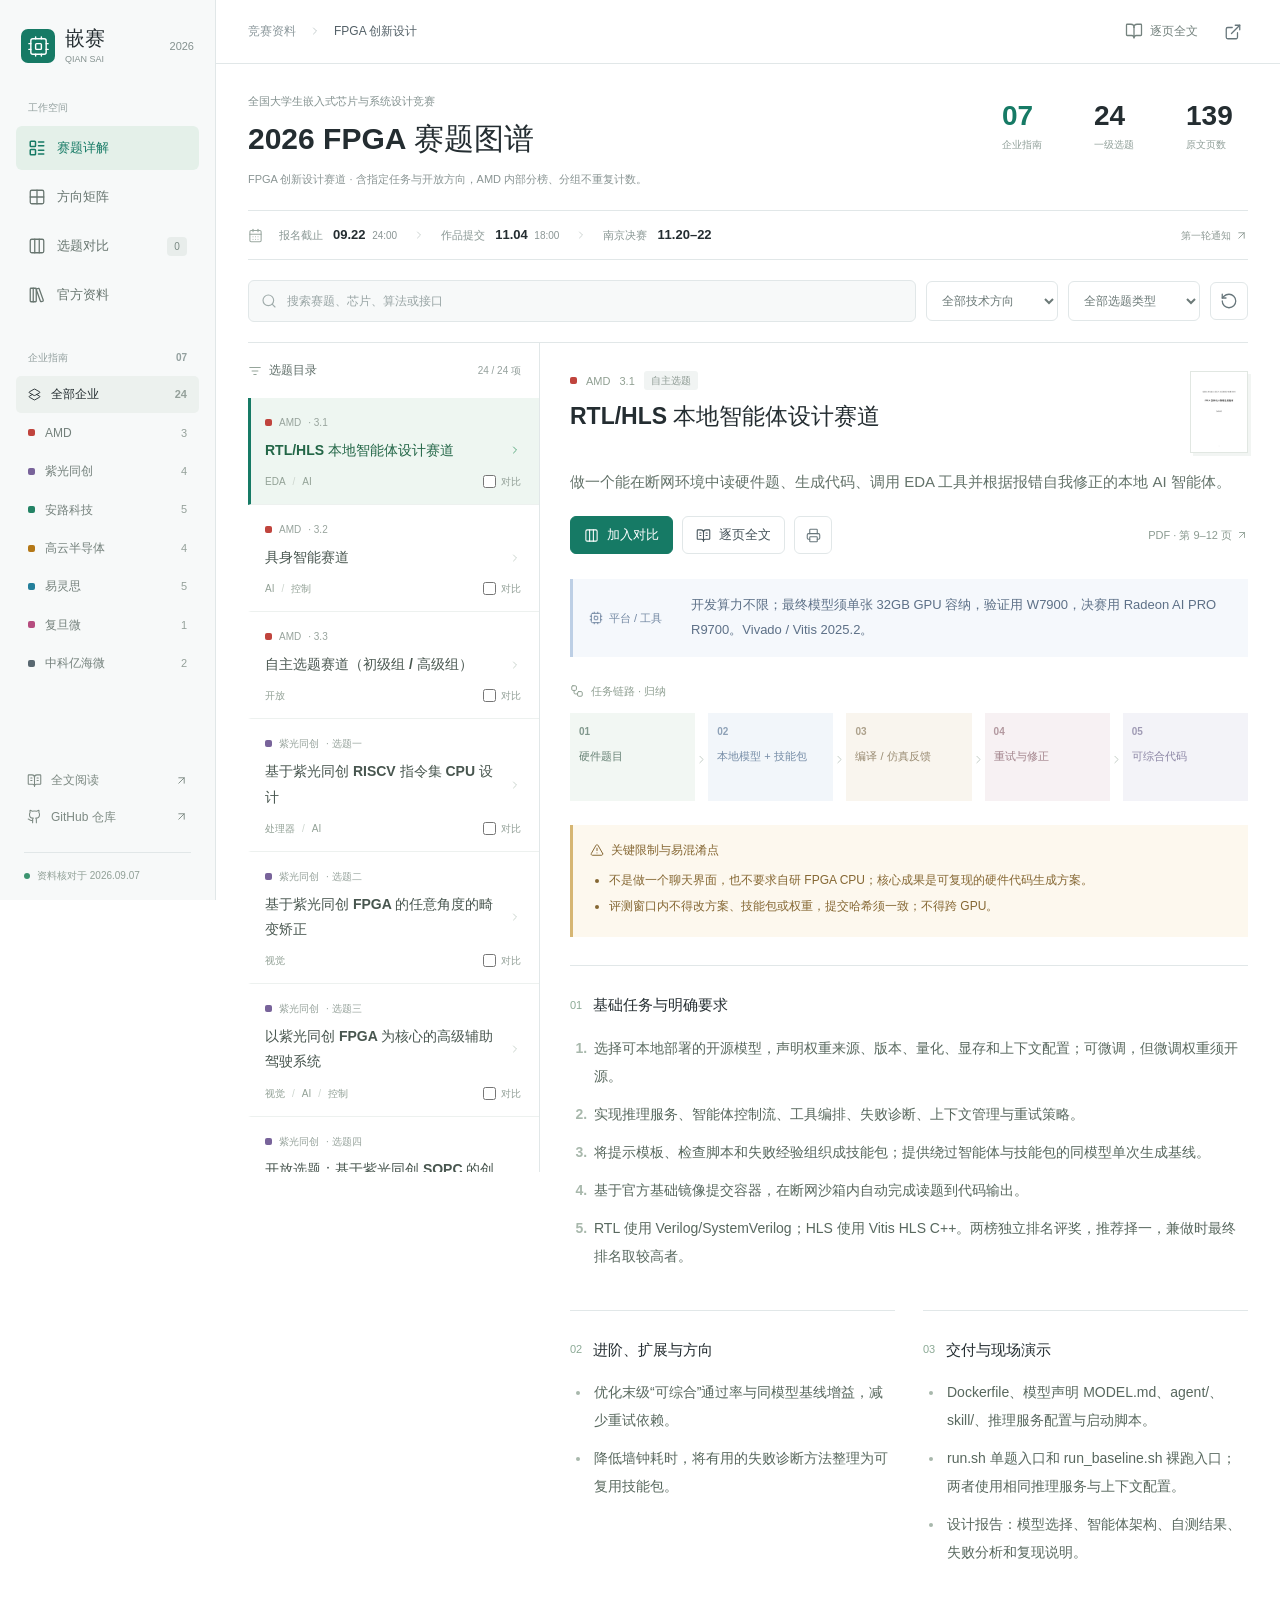
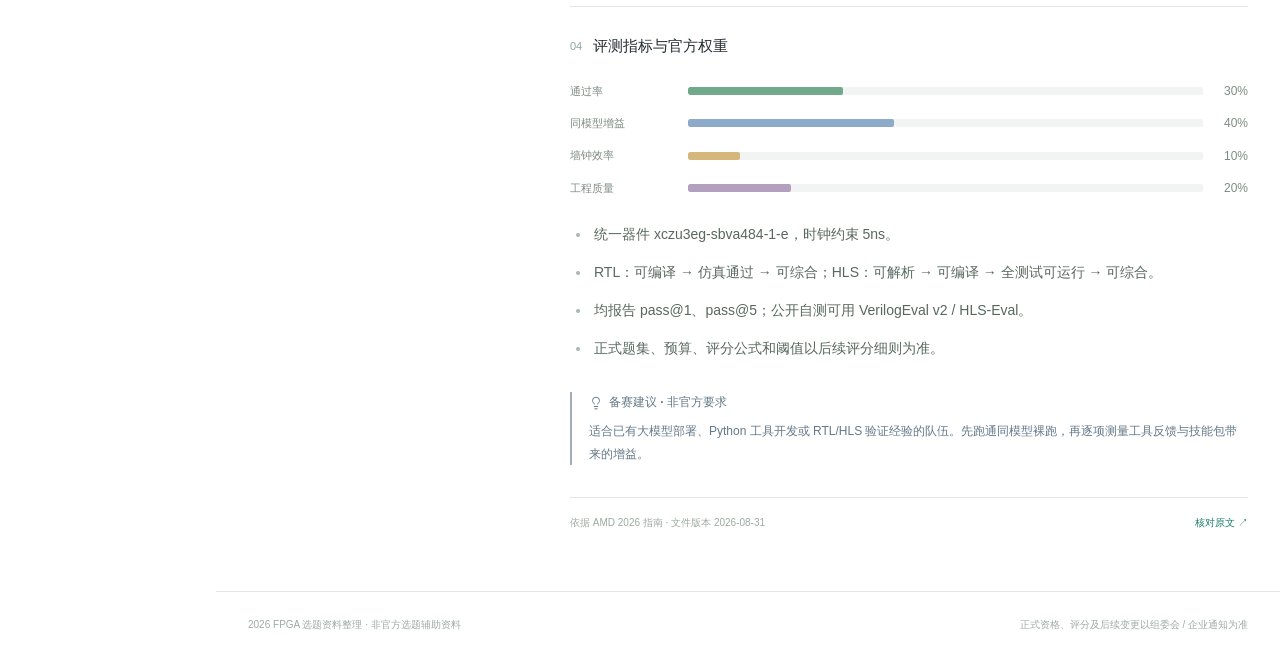
<file: index.html>
<!doctype html>
<html lang="zh-CN">
<head>
  <meta charset="utf-8">
  <meta name="viewport" content="width=device-width,initial-scale=1">
  <meta http-equiv="refresh" content="0;url=embedded-2026.html">
  <title>Qian-Sai · 2026 FPGA 赛题图谱</title>
  <script>location.replace('embedded-2026.html'+location.search+location.hash);</script>
</head>
<body><a href="embedded-2026.html">2026 FPGA 赛题图谱</a></body>
</html>
</file>
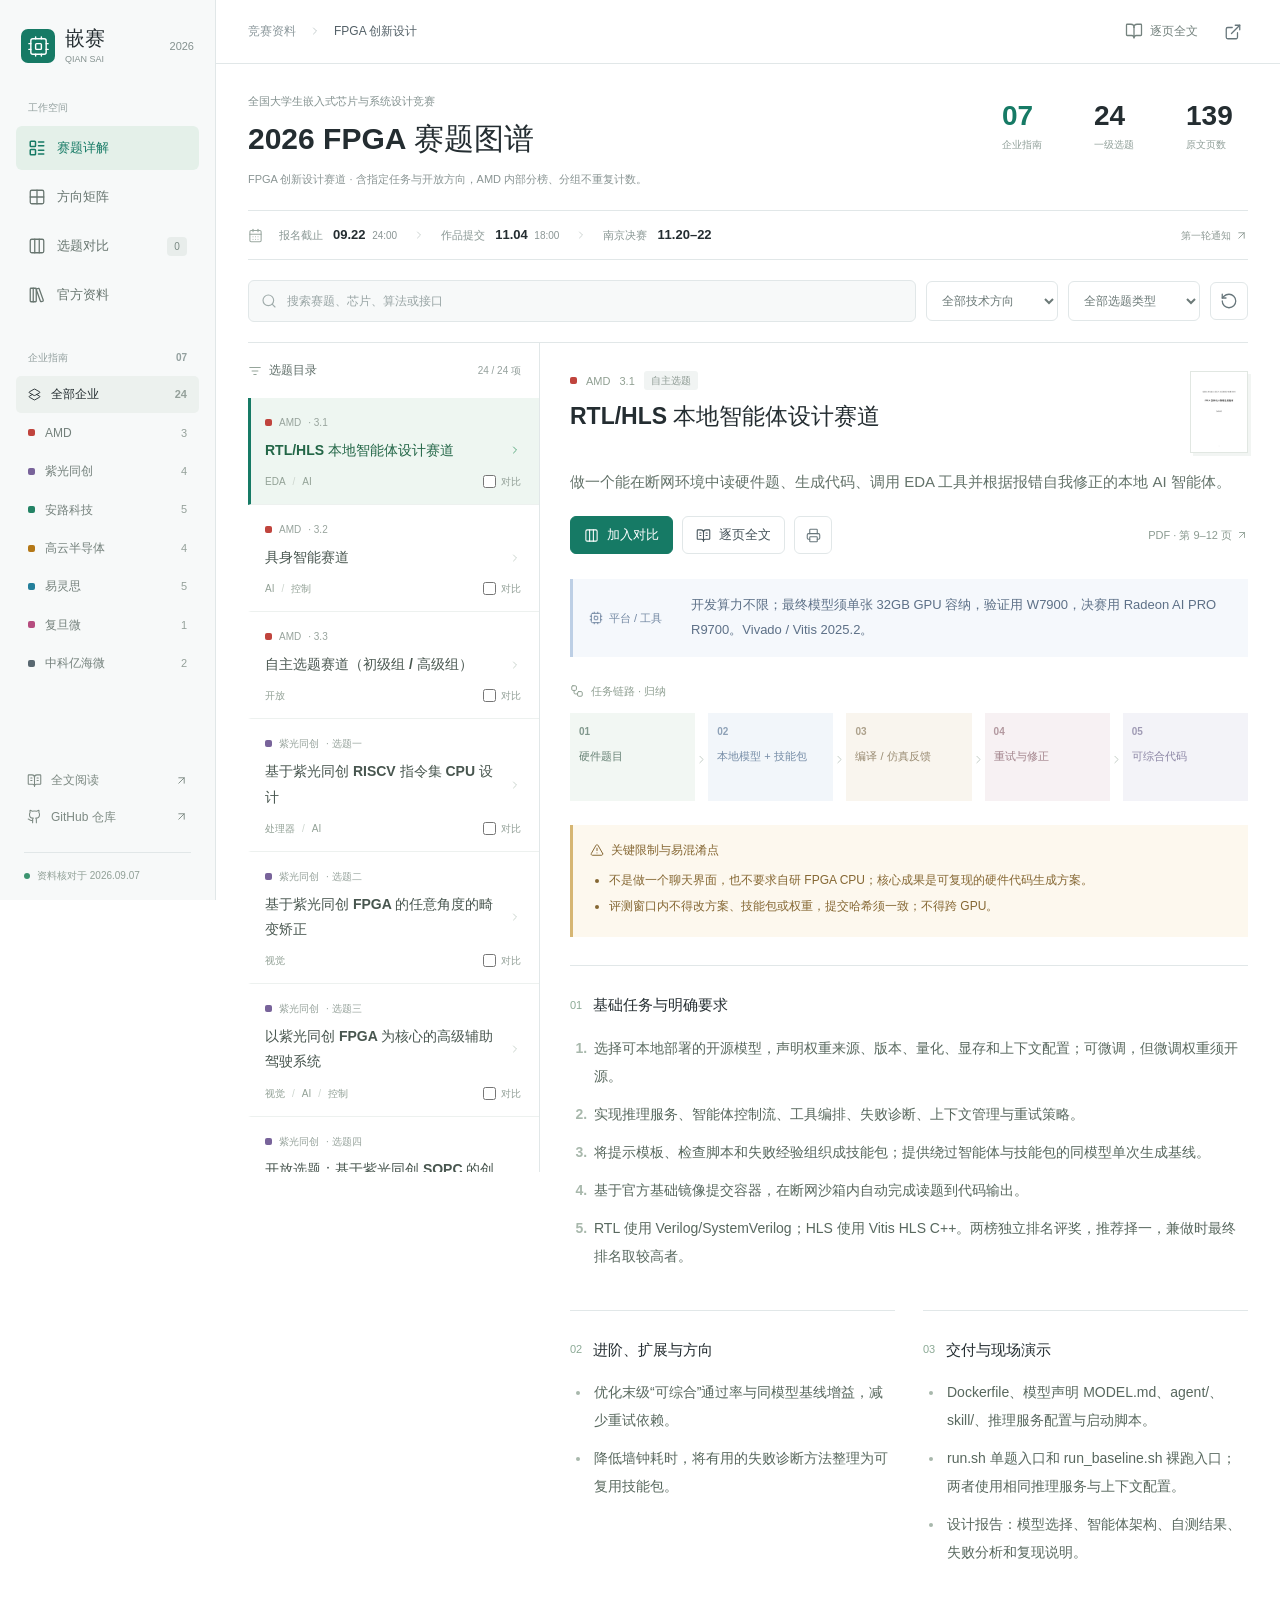
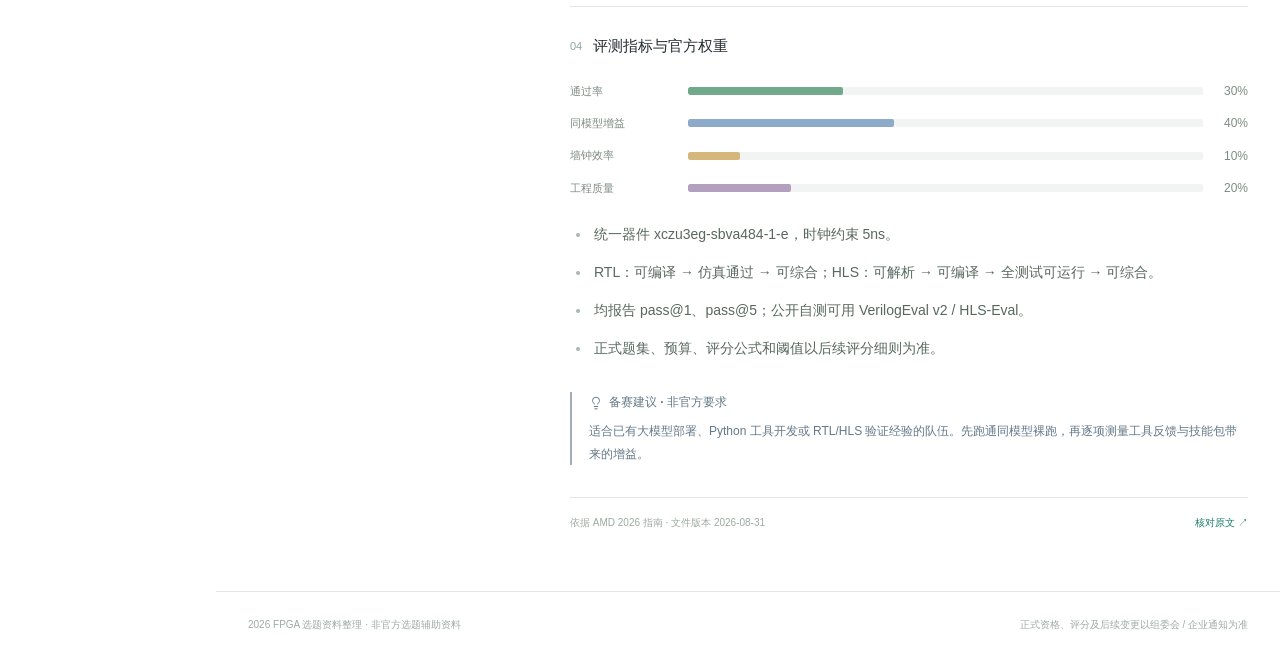
<file: embedded-2026.html>
<!doctype html>
<html lang="zh-CN">
<head>
  <meta charset="utf-8">
  <meta name="viewport" content="width=device-width,initial-scale=1">
  <meta name="description" content="依据七家企业的2026官方指南，整理FPGA创新设计赛道24项选题、要求、平台与评测。">
  <title>2026 FPGA 赛题图谱</title>
  <link rel="icon" href="data:,">
  <link rel="stylesheet" href="styles.css">
  <script src="vendor/lucide.min.js" defer></script>
  <script src="topics.js" defer></script>
  <script src="app.js" defer></script>
</head>
<body>
  <aside class="app-rail">
    <a class="wordmark" href="#topics"><span class="brand-mark"><i data-lucide="cpu"></i></span><span class="brand-name">嵌赛 <small>QIAN SAI</small></span><span class="edition">2026</span></a>
    <div class="rail-caption">工作空间</div>
    <nav class="primary-nav" aria-label="主导航">
      <button class="tab active" data-view="topics" aria-current="page"><i data-lucide="layout-list"></i><span>赛题详解</span></button>
      <button class="tab" data-view="matrix"><i data-lucide="grid-2x2"></i><span>方向矩阵</span></button>
      <button class="tab" data-view="compare"><i data-lucide="columns-3"></i><span>选题对比</span><span id="compare-count">0</span></button>
      <button class="tab" data-view="sources"><i data-lucide="library-big"></i><span>官方资料</span></button>
    </nav>
    <div class="rail-vendors"><div class="rail-caption">企业指南 <span>07</span></div><div id="vendor-filters" class="vendor-filters" aria-label="企业筛选"></div></div>
    <div class="rail-bottom"><a href="fulltext.html"><i data-lucide="book-open-text"></i>全文阅读<i data-lucide="arrow-up-right"></i></a><a href="https://github.com/nbstarhkc/Qian-Sai" target="_blank" rel="noopener"><i data-lucide="github"></i>GitHub 仓库<i data-lucide="arrow-up-right"></i></a><p><span class="status-dot"></span>资料核对于 2026.09.07</p></div>
  </aside>
  <div class="app-content">
  <header class="topbar"><div class="breadcrumb"><span>竞赛资料</span><i data-lucide="chevron-right"></i><strong>FPGA 创新设计</strong></div><div class="topbar-links"><a href="fulltext.html"><i data-lucide="book-open"></i><span>逐页全文</span></a><a class="icon-button" data-tooltip="竞赛官网" aria-label="竞赛官网" href="http://www.fpgachina.cn/?page=download" target="_blank" rel="noopener"><i data-lucide="external-link"></i></a></div></header>
  <div class="page-head">
    <div class="heading-line"><div><p class="eyebrow">全国大学生嵌入式芯片与系统设计竞赛</p><h1>2026 FPGA 赛题图谱</h1></div><div class="stats"><div><strong>07</strong><span>企业指南</span></div><div><strong>24</strong><span>一级选题</span></div><div><strong>139</strong><span>原文页数</span></div></div></div>
    <p class="scope">FPGA 创新设计赛道 · 含指定任务与开放方向，AMD 内部分榜、分组不重复计数。</p>
    <div class="overview">
      <div class="timeline" aria-label="第一轮通知赛程">
        <i class="calendar-icon" data-lucide="calendar-days"></i><div><span>报名截止</span><strong>09.22 <small>24:00</small></strong></div><i class="timeline-arrow" data-lucide="chevron-right"></i><div><span>作品提交</span><strong>11.04 <small>18:00</small></strong></div><i class="timeline-arrow" data-lucide="chevron-right"></i><div><span>南京决赛</span><strong>11.20–22</strong></div>
      </div>
      <a class="timeline-source" href="sources/notice.pdf#page=5" target="_blank" rel="noopener">第一轮通知<i data-lucide="arrow-up-right"></i></a>
    </div>
  </div>
  <main>
    <section id="view-topics" class="view active" aria-label="赛题详解">
      <div class="filters">
        <div class="search-row"><label class="search-label"><i data-lucide="search"></i><span class="sr-only">检索</span><input id="search" type="search" placeholder="搜索赛题、芯片、算法或接口" autocomplete="off"></label><label class="mobile-vendor"><span class="sr-only">企业</span><select id="vendor-mobile"><option value="all">全部企业</option></select></label><label><span class="sr-only">技术方向</span><select id="category"><option value="all">全部技术方向</option></select></label><label><span class="sr-only">选题类型</span><select id="topic-type"><option value="all">全部选题类型</option><option>指定任务</option><option>自主选题</option></select></label><button id="reset" class="icon-button" aria-label="重置" data-tooltip="重置筛选"><i data-lucide="rotate-ccw"></i></button></div>
      </div>
      <div class="workspace">
        <aside class="topic-sidebar"><div class="list-heading"><strong><i data-lucide="list-filter"></i>选题目录</strong><span id="results-count" aria-live="polite"></span></div><div id="topic-list"></div></aside>
        <article id="topic-detail" class="topic-detail" aria-live="polite"></article>
      </div>
    </section>
    <section id="view-matrix" class="view" aria-label="方向矩阵">
      <div class="section-heading"><div><h2>技术方向矩阵</h2><p>同一选题可包含多个方向。矩阵为内容归类，不是官方难度或获奖概率评级。</p></div></div>
      <div id="distribution" class="distribution"></div>
      <div class="table-scroll"><table class="matrix"><thead id="matrix-head"></thead><tbody id="matrix-body"></tbody></table></div>
    </section>
    <section id="view-compare" class="view" aria-label="选题对比">
      <div class="section-heading"><div><h2>选题对比</h2><p>按实际平台、基础任务和交付约束比较。</p></div><button id="clear-compare" class="secondary"><i data-lucide="trash-2"></i>清空对比</button></div>
      <div id="compare-selectors" class="compare-selectors"></div><div id="comparison"></div>
    </section>
    <section id="view-sources" class="view" aria-label="官方资料">
      <div class="section-heading"><div><h2>官方资料与口径</h2><p>核对日期 2026-09-07。7 份 PDF、139 页文字层已逐页提取，图片中的表格与主要标注另附转录。</p></div><a class="secondary" href="fpga-2026-guide.md" download>选题解读 MD</a></div>
      <div class="fulltext-downloads"><a class="primary" href="fulltext.html">阅读全文与图片对照</a><a class="secondary" href="fpga-2026-fulltext.txt" download>合并全文 TXT</a><a class="secondary" href="fpga-2026-fulltext.zip" download>完整资料 ZIP</a><a href="fulltext-audit.md">核对记录</a></div>
      <div class="source-intro"><div><h3>来源链路</h3><a href="https://mp.weixin.qq.com/s/QrSgf1xQWhxGrn9ORjiMZw" target="_blank" rel="noopener">9 月 3 日公众号选题指南合集 ↗</a><p>合集链接到七家企业文章，文章的“阅读原文”指向竞赛官网下载中心。本页以官网下载 PDF 为详细要求依据。</p></div><div><h3>统一参赛要求</h3><p>第一轮通知：每队不超过 3 人，指导教师不超过 2 人，每位同学限一队。决赛安排 FPGA 基础编程能力考核，通过后获得决赛评奖资格。</p><a href="sources/notice.pdf#page=3" target="_blank" rel="noopener">第一轮通知 · PDF 第 3–5 页 ↗</a></div></div>
      <div class="source-notes"><h3>阅读时需要保留的区别</h3><ul><li>“指定任务 / 自主选题”和技术标签为本页归类，正式分组与报名选项以官网为准。复旦微题名为内容概括。</li><li>任务与指标区为官方要求的归纳；“备赛建议”为整理者的工程建议，不是额外强制项。选题解读 MD 是摘要，全文 TXT 保留各页全部文字层内容。</li><li>全文保留原始错字和页眉；表格列顺序可能受提取影响。41 个图片区域均附原图和未校准 OCR，其中 17 个图的主要标注或表格另有对图转录。</li><li>安路 PDF 封面及选题正文为 2026，但部分平台页页眉残留 2025；易灵思第 4 页配图 Ti60F255 与正文 Ti60F225 不一致。</li><li>总体通知的本科/研究生组与 AMD 自主选题的初级/高级组口径不同，报名时同时核对企业细则和报名系统。</li><li>AMD ROCm 版本、中科亿海微工具衔接及部分数值表述存在需进一步确认之处，已在具体题目保留原文限制。</li></ul></div>
      <div id="source-grid" class="source-grid"></div>
    </section>
  </main>
  <footer><span>2026 FPGA 选题资料整理 · 非官方选题辅助资料</span><span>正式资格、评分及后续变更以组委会 / 企业通知为准</span></footer>
  </div>
  <div id="toast" role="status"></div>
  <noscript><p class="noscript">此页面需要启用 JavaScript。可阅读 <a href="fulltext.html">逐页全文</a> 或 <a href="fpga-2026-guide.md">选题解读</a>。</p></noscript>
</body>
</html>
</file>
<file: styles.css>
@import url("theme.css");

.app-rail { position: fixed; inset: 0 auto 0 0; width: var(--rail); display: flex; flex-direction: column; padding: 25px 16px 16px; background: #f7f9f9; border-right: 1px solid var(--line); z-index: 30; overflow-y: auto; scrollbar-width: thin; }
.wordmark { display: flex; align-items: center; gap: 10px; color: var(--ink); padding: 0 5px; min-height: 42px; margin-bottom: 32px; }
.brand-name { font-size: 20px; font-weight: 750; line-height: 1.25; }
.brand-name small { display: block; font-size: 9px; font-weight: 500; margin-top: 3px; color: #84918f; }
.edition { margin-left: auto; font-size: 11px; color: #84918f; font-variant-numeric: tabular-nums; }
.rail-caption { font-size: 10px; color: #93a09f; font-weight: 600; padding: 0 12px 10px; display: flex; justify-content: space-between; }
.primary-nav { display: flex; flex-direction: column; gap: 5px; }
.tab { display: flex; align-items: center; gap: 11px; padding: 11px 12px; min-height: 44px; border-radius: 6px; font-size: 13px; color: #687670; text-align: left; }
.tab:hover { background: #edf2f0; color: var(--ink); }
.tab.active { background: #e4f0e9; color: var(--accent); font-weight: 650; }
.tab.active .lucide { stroke-width: 2; }
#compare-count { margin-left: auto; font-size: 10px; min-width: 20px; text-align: center; background: #e8edeb; color: #7a8983; padding: 1px 5px; border-radius: 4px; font-variant-numeric: tabular-nums; }
.tab.active #compare-count { background: #cce3d5; color: var(--accent); }
.rail-vendors { margin-top: 32px; }
.vendor-filters { display: flex; flex-direction: column; gap: 2px; }
.vendor-button { display: flex; align-items: center; gap: 10px; width: 100%; text-align: left; padding: 8px 12px; border-radius: 5px; min-height: 35px; color: #74817c; font-size: 12px; }
.vendor-button.active { color: var(--ink); background: #ecf1ee; font-weight: 600; }
.vendor-button:hover { background: #edf2f0; }
.vendor-button .count { margin-left: auto; color: #94a09a; font-size: 11px; font-variant-numeric: tabular-nums; }
.vendor-dot { display: inline-block; width: 7px; height: 7px; flex-shrink: 0; border-radius: 2px; background: var(--vendor, #6f8178); }
.vendor-button .lucide { width: 13px; height: 13px; }
.rail-bottom { margin-top: auto; padding: 24px 8px 0; }
.rail-bottom a { display: flex; align-items: center; gap: 9px; padding: 8px 3px; font-size: 12px; color: #7c8982; }
.rail-bottom a .lucide { width: 15px; height: 15px; }
.rail-bottom a .lucide:last-child { margin-left: auto; width: 13px; }
.rail-bottom p { display: flex; gap: 7px; align-items: center; margin-top: 17px; border-top: 1px solid var(--line); padding-top: 14px; font-size: 10px; color: #91a097; white-space: nowrap; }
.app-content { margin-left: var(--rail); min-width: 0; }
.topbar { height: 64px; display: flex; align-items: center; justify-content: space-between; padding: 0 32px; border-bottom: 1px solid var(--line); background: #fff; position: sticky; top: 0; z-index: 20; }
.breadcrumb { display: flex; align-items: center; gap: 13px; font-size: 12px; color: #8b979b; }
.breadcrumb strong { font-weight: 500; color: #536067; }
.breadcrumb .lucide { width: 12px; height: 12px; color: #bbc4c5; }
.topbar-links { display: flex; gap: 20px; align-items: center; }
.topbar-links>a:first-child { display: flex; align-items: center; gap: 7px; font-size: 12px; color: #74827e; }
.topbar-links .icon-button { border: 0; width: 30px; height: 30px; flex-basis: 30px; }
.page-head, main, footer { max-width: 1560px; margin: auto; padding-left: 32px; padding-right: 32px; }
.page-head { padding-top: 28px; }
.heading-line { display: flex; align-items: center; justify-content: space-between; gap: 24px; }
.eyebrow { color: #83918f; font-size: 11px; margin-bottom: 7px; }
.stats { display: flex; gap: 30px; }
.stats>div { display: flex; flex-direction: column; min-width: 62px; gap: 3px; }
.stats strong { font-size: 28px; line-height: 1.2; font-weight: 620; font-variant-numeric: tabular-nums; }
.stats span { font-size: 10px; color: #91a09a; }
.stats>div:first-child strong { color: var(--accent); }
.scope { font-size: 11px; color: #8a9594; margin: 10px 0 22px; }
.overview { display: flex; justify-content: space-between; align-items: center; border-top: 1px solid var(--line); border-bottom: 1px solid var(--line); padding: 13px 0; gap: 16px; }
.timeline { display: flex; align-items: center; gap: 16px; }
.timeline>div { display: flex; align-items: baseline; gap: 10px; }
.timeline>div>span { font-size: 11px; color: #889693; }
.timeline strong { font-size: 13px; font-weight: 600; font-variant-numeric: tabular-nums; }
.timeline small { font-size: 10px; margin-left: 3px; color: #8b9695; font-weight: 400; }
.timeline .calendar-icon { width: 15px; height: 15px; color: #9aa8a0; }
.timeline .timeline-arrow { width: 12px; height: 12px; color: #c5cdca; }
.timeline-source { display: flex; align-items: center; gap: 4px; color: #8f9b96; font-size: 10px; white-space: nowrap; }
.timeline-source .lucide { width: 13px; height: 13px; }
.view { display: none; }
.view.active { display: block; }
.filters { padding: 20px 0; }
.search-row { display: flex; gap: 10px; align-items: center; }
.search-label { display: flex; align-items: center; gap: 8px; background: #f7f9f9; border: 1px solid var(--line); border-radius: 6px; padding: 0 12px; flex: 1; min-width: 130px; }
.search-label .lucide { width: 16px; height: 16px; color: #a0acab; }
.search-label input { border: 0; background: transparent; width: 100%; min-width: 0; height: 40px; outline: 0; font-size: 12px; }
.search-label input::placeholder { color: #99a5a5; }
.search-label:focus-within { border-color: #89b5a2; background: #fff; box-shadow: 0 0 0 2px #e9f3ed; }
select { min-height: 40px; border: 1px solid var(--line); border-radius: 6px; background: #fff; padding: 8px 27px 8px 11px; max-width: 100%; font-size: 12px; color: #6c7a78; }
.mobile-vendor { display: none; }
.workspace { display: grid; grid-template-columns: 292px minmax(0,1fr); border-top: 1px solid var(--line); align-items: start; }
.topic-sidebar { position: sticky; top: 64px; border-right: 1px solid var(--line); min-width: 0; }
.list-heading { display: flex; justify-content: space-between; align-items: center; padding: 17px 18px 17px 0; font-size: 12px; }
.list-heading strong { display: flex; align-items: center; gap: 7px; font-weight: 550; color: #5f6e69; }
.list-heading .lucide { width: 14px; height: 14px; color: #94a499; }
.list-heading>span { font-size: 10px; color: #95a19d; }
#topic-list { max-height: calc(100dvh - 126px); overflow: auto; scrollbar-width: thin; scrollbar-color: #d9e3de transparent; padding-bottom: 15px; }
.topic-row { border-left: 3px solid transparent; border-bottom: 1px solid #edf1ef; padding: 16px 18px 14px 14px; position: relative; }
.topic-row.active { background: #eef6f1; border-left-color: var(--accent); }
.topic-row:hover { background: #f4f8f5; }
.topic-open { padding: 0; width: 100%; text-align: left; display: grid; grid-template-columns: minmax(0,1fr) 12px; column-gap: 6px; }
.row-meta { grid-column: 1/-1; display: flex; align-items: center; gap: 7px; font-size: 10px; color: #98a49d; margin-bottom: 7px; }
.row-title { font-size: 14px; font-weight: 570; line-height: 1.8; overflow-wrap: anywhere; color: #48564f; }
.topic-row.active .row-title { color: #236647; font-weight: 650; }
.row-arrow { width: 12px; height: 12px; align-self: center; color: #c1cdc5; }
.topic-row.active .row-arrow { color: #439d6d; }
.row-bottom { display: flex; justify-content: space-between; align-items: center; gap: 8px; margin-top: 10px; }
.row-tags { display: flex; gap: 7px; color: #92a196; font-size: 10px; }
.row-tags span+span::before { content: "/"; color: #ccd5ce; margin-right: 7px; }
.compare-check { display: flex; align-items: center; gap: 5px; font-size: 10px; color: #93a098; cursor: pointer; white-space: nowrap; }
.compare-check input { accent-color: var(--accent); width: 13px; height: 13px; margin: 0; }
.topic-detail { min-width: 0; padding: 28px 0 32px 30px; scroll-margin-top: 83px; }
.detail-top { display: flex; gap: 22px; align-items: start; }
.detail-title { flex: 1; min-width: 0; }
.detail-eyebrow { display: flex; align-items: center; flex-wrap: wrap; gap: 9px; font-size: 11px; color: #91a093; margin-bottom: 9px; }
.topic-detail h2 { font-size: 23px; line-height: 1.55; font-weight: 680; }
.topic-kind { background: #f1f4f3; color: #8d9a93; padding: 1px 7px; border-radius: 3px; font-size: 10px; }
.cover-link { display: block; width: 58px; flex: 0 0 58px; border: 1px solid #e1e7e2; box-shadow: 3px 3px 0 #f2f5f3; line-height: 0; }
.cover-link img { display: block; width: 100%; height: auto; aspect-ratio: 595/842; object-fit: cover; }
.summary { margin: 15px 0 20px; color: #64736a; font-size: 15px; line-height: 1.9; }
.detail-tools { display: flex; align-items: center; flex-wrap: wrap; gap: 9px; }
.detail-tools .lucide { width: 15px; height: 15px; }
.source-ref { font-size: 11px; color: #8b9b91; margin-left: auto; display: flex; align-items: center; gap: 4px; }
.source-ref .lucide { width: 12px; height: 12px; }
.name-note { font-size: 11px; color: var(--muted); margin-top: 6px; }
.hardware { border-left: 3px solid #bdcfe5; background: #f5f8fc; display: grid; grid-template-columns: 90px 1fr; gap: 12px; padding: 14px 16px; margin-top: 25px; }
.hardware>span { font-size: 11px; color: #7489a3; display: flex; align-items: center; gap: 6px; }
.hardware .lucide { width: 14px; height: 14px; }
.hardware p { color: #5d7087; font-size: 13px; line-height: 1.9; overflow-wrap: anywhere; }
.flow-section { margin-top: 25px; }
.section-kicker { display: flex; align-items: center; gap: 7px; font-size: 11px; color: #90a093; margin-bottom: 13px; }
.section-kicker .lucide { width: 14px; height: 14px; }
.flow { display: grid; grid-template-columns: repeat(5,minmax(0,1fr)); gap: 13px; padding: 0; list-style: none; }
.flow li { position: relative; margin: 0; padding: 11px 9px; background: #f2f7f3; min-height: 88px; font-size: 11px; line-height: 1.65; display: flex; flex-direction: column; color: #668174; }
.flow li:nth-child(2) { background: #f2f6fa; color: #768da7; }
.flow li:nth-child(3) { background: #f9f5ee; color: #9a8c73; }
.flow li:nth-child(4) { background: #f7f1f3; color: #a1828a; }
.flow li:nth-child(5) { background: #f3f3f8; color: #8b85a4; }
.flow .step { font-size: 10px; font-weight: 600; font-variant-numeric: tabular-nums; opacity: .8; margin-bottom: 6px; }
.flow .flow-arrow { position: absolute; right: -13px; top: 45%; width: 13px; height: 13px; color: #bfcac2; }
.caution { background: #fdf8ee; border-left: 3px solid #d6b673; margin-top: 24px; padding: 15px 17px; color: #856733; }
.caution h3 { display: flex; gap: 7px; align-items: center; font-size: 12px; font-weight: 600; }
.caution .lucide { width: 14px; height: 14px; }
.caution ul { font-size: 12px; line-height: 1.9; padding-left: 19px; margin: 8px 0 0; }
.caution li { margin: 4px 0; }
.content-section { padding-top: 26px; margin-top: 28px; border-top: 1px solid var(--line); }
.content-section h3 { display: flex; gap: 11px; align-items: center; font-size: 15px; }
.section-index { font-size: 11px; color: #8caa96; font-weight: 500; font-variant-numeric: tabular-nums; }
.content-section ul, .content-section ol { font-size: 14px; line-height: 2; color: #58685e; margin-top: 16px; padding-left: 21px; }
.content-section li { margin: 10px 0; padding-left: 3px; }
.content-section li::marker { color: #a8b8ac; font-weight: 600; }
.split-sections { display: grid; grid-template-columns: repeat(2,minmax(0,1fr)); gap: 28px; }
.score-chart { margin: 22px 0; }
.score-row { display: grid; grid-template-columns: 105px minmax(0,1fr) 32px; gap: 13px; align-items: center; margin: 12px 0; font-size: 11px; color: #7d8c82; }
.score-track { height: 8px; background: #f1f4f2; overflow: hidden; border-radius: 2px; }
.score-fill { height: 100%; width: var(--value); background: #72a88b; border-radius: 2px; }
.score-row:nth-child(2) .score-fill { background: #8daacb; }
.score-row:nth-child(3) .score-fill { background: #d5b77c; }
.score-row:nth-child(4) .score-fill { background: #b3a0c1; }
.score-row:nth-child(5) .score-fill { background: #c794a3; }
.score-value { text-align: right; font-variant-numeric: tabular-nums; font-size: 12px; }
.advice { border-left: 2px solid #9facb8; padding: 0 0 0 17px; margin-top: 30px; color: #647887; }
.advice h3 { display: flex; align-items: center; gap: 6px; font-size: 12px; font-weight: 550; margin-bottom: 7px; }
.advice .lucide { width: 14px; height: 14px; }
.advice p { font-size: 12px; line-height: 1.9; }
.bottom-source { display: flex; align-items: center; justify-content: space-between; flex-wrap: wrap; gap: 8px; border-top: 1px solid var(--line); margin-top: 32px; padding-top: 16px; color: #9caaa0; font-size: 10px; }
.back-list { display: none; }
.section-heading { display: flex; justify-content: space-between; align-items: center; gap: 24px; margin: 28px 0; }
.section-heading p { font-size: 12px; color: #87958d; margin-top: 8px; }
.distribution { display: grid; grid-template-columns: repeat(7,minmax(0,1fr)); gap: 20px; margin: 36px 0; }
.distribution button { padding: 0; text-align: left; }
.distribution-label { display: flex; flex-direction: column; gap: 9px; font-size: 11px; color: var(--muted); }
.distribution-label strong { font-size: 24px; font-weight: 550; color: var(--vendor); }
.distribution .bar { display: block; height: 4px; margin-top: 12px; background: #f0f3f1; }
.distribution .bar i { display: block; width: var(--width); height: 100%; background: var(--vendor); }
.table-scroll { overflow: auto; max-width: 100%; border: 1px solid var(--line); border-radius: 6px; scrollbar-width: thin; }
table { width: 100%; border-collapse: collapse; font-size: 12px; }
th { text-align: left; padding: 16px; background: #f7f9f8; color: #8b9890; font-weight: 500; border-bottom: 1px solid var(--line); }
td { padding: 16px; border-bottom: 1px solid #eaf0ec; vertical-align: top; color: #6b7b70; }
tbody tr:last-child td { border-bottom: 0; }
.matrix { min-width: 800px; }
.matrix th:first-child { width: 110px; }
.matrix th:nth-child(2) { width: 345px; }
.matrix th:nth-child(n+3), .matrix td:nth-child(n+3) { text-align: center; vertical-align: middle; }
.matrix td button { text-align: left; padding: 0; font-size: 12px; line-height: 1.8; color: #5e7365; }
.matrix td button:hover { color: var(--accent); }
.matrix tbody tr:hover { background: #f8fbf9; }
.matrix-mark { display: inline-block; width: 8px; height: 8px; border-radius: 2px; background: var(--vendor); }
.compare-selectors { display: grid; grid-template-columns: repeat(3,minmax(0,1fr)); gap: 20px; margin-bottom: 24px; }
.compare-selectors label { display: flex; flex-direction: column; gap: 8px; font-size: 11px; color: #87998c; min-width: 0; }
.compare-selectors select { width: 100%; }
.compare-table { table-layout: fixed; min-width: 850px; }
.compare-table th:first-child { width: 106px; }
.compare-table th { font-size: 13px; color: #486552; line-height: 1.8; font-weight: 600; }
.compare-table th>span { display: block; font-size: 10px; color: #99a69d; font-weight: 400; margin-bottom: 8px; }
.compare-table td { font-size: 12px; line-height: 1.9; overflow-wrap: anywhere; }
.compare-table td:first-child { color: #8b9b90; background: #fafcfa; }
.compare-table ul { padding-left: 15px; margin: 0; }
.compare-table li { margin: 0 0 10px; }
.compare-empty, .empty { text-align: center; padding: 60px 18px; color: #95a19d; font-size: 13px; }
.compare-empty>.lucide, .empty>.lucide { width: 42px; height: 42px; color: #b4cabd; margin-bottom: 18px; stroke-width: 1.3; }
.compare-empty h3, .empty h3 { color: #6b8171; font-size: 17px; margin-bottom: 12px; }
.compare-empty .secondary { margin-top: 10px; }
.source-intro { display: grid; grid-template-columns: 1fr 1fr; gap: 36px; padding: 25px 0 30px; border-bottom: 1px solid var(--line); }
.source-intro h3 { margin-bottom: 12px; font-size: 14px; }
.source-intro p { margin-top: 8px; font-size: 13px; color: #6b7c71; line-height: 1.9; }
.source-intro a { font-size: 12px; }
.source-notes { padding: 25px 0; border-bottom: 1px solid var(--line); }
.source-notes h3 { font-size: 14px; }
.source-notes ul { color: #6d7f72; font-size: 12px; line-height: 1.9; }
.source-notes li { margin: 9px 0; }
.source-grid { display: grid; grid-template-columns: repeat(2,minmax(0,1fr)); gap: 18px; margin: 28px 0; }
.source-card { display: flex; align-items: start; gap: 20px; border: 1px solid var(--line); border-radius: 6px; padding: 22px; background: #fff; }
.source-card>img { width: 62px; height: 88px; object-fit: cover; border: 1px solid #e3e9e4; box-shadow: 3px 3px 0 #f3f5f3; }
.source-card>div { min-width: 0; }
.source-card h3 { font-size: 16px; margin-bottom: 4px; }
.source-card .meta { color: #9aa79d; font-size: 10px; margin-bottom: 12px; }
.source-card p { font-size: 12px; color: #687b6d; line-height: 1.9; margin: 8px 0; }
.source-card .support { font-size: 11px; }
.source-actions, .fulltext-downloads { display: flex; flex-wrap: wrap; align-items: center; gap: 8px; }
.source-actions { margin-top: 17px; }
.source-actions .secondary { font-size: 11px; padding: 6px 8px; min-height: 32px; gap: 5px; }
.source-actions .lucide { width: 13px; height: 13px; }
.fulltext-downloads { gap: 10px; font-size: 12px; }
footer { display: flex; justify-content: space-between; gap: 15px; padding-top: 24px; padding-bottom: 24px; margin-top: 28px; border-top: 1px solid var(--line); color: #9eaaa3; font-size: 10px; }
#toast { position: fixed; bottom: 28px; left: calc(50% + var(--rail)/2); transform: translateX(-50%); background: #294f3b; color: #fff; padding: 11px 20px; border-radius: 6px; box-shadow: 0 4px 16px #182b211a; max-width: 90%; width: max-content; font-size: 12px; z-index: 60; display: none; }
#toast.visible { display: block; }
.noscript { padding: 30px; }
@media (min-width: 1700px) { .workspace { grid-template-columns: 320px minmax(0,1fr); } .topic-detail { padding-left: 40px; } .topic-detail h2 { font-size: 26px; } .summary { font-size: 15px; } .content-section ul, .content-section ol { font-size: 14px; } }
@media (max-width: 1250px) { :root { --rail: 194px; } .app-rail { padding-left: 12px; padding-right: 12px; } .page-head, main, footer { padding-left: 24px; padding-right: 24px; } .topbar { padding: 0 24px; } .stats { gap: 18px; } .stats strong { font-size: 24px; } .timeline { gap: 10px; } .timeline>div { gap: 5px; } .timeline small { display: none; } .workspace { grid-template-columns: 250px minmax(0,1fr); } .topic-detail { padding-left: 24px; } .topic-detail h2 { font-size: 21px; } .cover-link { width: 48px; flex-basis: 48px; } .detail-tools .source-ref { flex-basis: 100%; margin-left: 0; margin-top: 3px; } .split-sections { grid-template-columns: 1fr; gap: 0; } .source-card { gap: 14px; padding: 18px; } .source-card>img { width: 45px; height: 64px; } }
@media (max-width: 1000px) and (min-width: 761px) { :root { --rail: 170px; } .edition { display: none; } .brand-name { font-size: 18px; } .rail-bottom { padding-left: 0; padding-right: 0; } .page-head, main, footer { padding-left: 20px; padding-right: 20px; } .stats { display: none; } .workspace { grid-template-columns: 210px minmax(0,1fr); } .topic-detail { padding-left: 20px; } .topic-detail h2 { font-size: 20px; } .cover-link { display: none; } .flow { gap: 9px; } .flow li { padding: 9px 5px; font-size: 10px; } .flow .flow-arrow { right: -10px; width: 10px; } .hardware { grid-template-columns: 1fr; gap: 5px; } .search-row { flex-wrap: wrap; } .search-label { flex-basis: 100%; } .search-row>label:not(.search-label):not(.mobile-vendor) { flex: 1; } .search-row select { width: 100%; } .distribution { grid-template-columns: repeat(4,minmax(0,1fr)); } .source-grid { grid-template-columns: 1fr; } .timeline-source { display: none; } }
@media (max-width: 760px) {
  :root { --rail: 0px; }
  .app-rail { position: sticky; top: 0; width: 100%; padding: 0; background: #fff; border-right: 0; border-bottom: 1px solid var(--line); overflow: visible; }
  .wordmark { height: 58px; min-height: 58px; margin: 0; padding: 0 18px; gap: 9px; }
  .brand-mark { width: 29px; height: 29px; border-radius: 6px; }
  .brand-mark .lucide { width: 20px; height: 20px; }
  .brand-name { display: flex; align-items: baseline; gap: 8px; font-size: 19px; }
  .brand-name small { font-size: 9px; }
  .edition { font-size: 11px; }
  .app-rail>.rail-caption, .rail-vendors, .rail-bottom { display: none; }
  .primary-nav { display: grid; grid-template-columns: repeat(4,minmax(0,1fr)); padding: 0 8px; gap: 0; }
  .tab { justify-content: center; gap: 5px; min-height: 44px; padding: 9px 3px 11px; border-radius: 0; font-size: 11px; border-bottom: 2px solid transparent; white-space: nowrap; }
  .tab .lucide { width: 14px; height: 14px; }
  .tab.active { background: #fff; border-bottom-color: var(--accent); }
  #compare-count { padding: 0 3px; min-width: 13px; margin-left: 0; font-size: 9px; }
  .app-content { margin: 0; }
  .topbar { display: none; }
  .page-head, main, footer { padding-left: 18px; padding-right: 18px; }
  .page-head { padding-top: 23px; }
  .heading-line { display: block; }
  .eyebrow { font-size: 10px; margin-bottom: 5px; }
  h1 { font-size: 25px; }
  .stats { display: none; }
  .scope { font-size: 10px; line-height: 1.8; margin: 9px 0 17px; }
  .overview { padding: 12px 0; }
  .timeline { display: flex; flex: 1; justify-content: space-between; gap: 6px; }
  .timeline .calendar-icon { display: none; }
  .timeline>div { display: flex; flex-direction: column; gap: 3px; }
  .timeline>div>span { font-size: 10px; }
  .timeline strong { font-size: 13px; }
  .timeline small, .timeline-source { display: none; }
  .timeline .timeline-arrow { width: 10px; height: 10px; }
  .filters { padding: 17px 0; }
  .search-row { flex-wrap: wrap; gap: 8px; }
  .search-label { flex: 1 1 100%; }
  .search-label input { height: 40px; font-size: 12px; }
  .search-row>label:not(.search-label) { flex: 1; min-width: 0; }
  .search-row select { width: 100%; font-size: 10px; padding: 8px 3px 8px 7px; min-height: 36px; }
  .mobile-vendor { display: block; }
  .search-row .icon-button { width: 34px; flex-basis: 34px; height: 36px; }
  .workspace { display: block; }
  .topic-sidebar { position: static; border-right: 0; }
  .list-heading { padding: 15px 0; }
  #topic-list { max-height: none; overflow: visible; padding-bottom: 0; }
  .topic-row { padding: 16px 12px 14px; }
  .row-title { font-size: 14px; }
  .row-meta { font-size: 10px; }
  .row-bottom { margin-top: 9px; }
  .compare-check { font-size: 11px; }
  .compare-check input { width: 15px; height: 15px; }
  .topic-detail { display: none; padding: 20px 0 30px; scroll-margin-top: 104px; }
  .mobile-detail .topic-sidebar, .mobile-detail .page-head, .mobile-detail #view-topics .filters { display: none; }
  .mobile-detail .topic-detail { display: block; }
  .mobile-detail .workspace { border-top: 0; }
  .back-list { display: inline-flex; align-items: center; gap: 6px; color: #83968a; padding: 0 0 22px; font-size: 12px; }
  .back-list .lucide { width: 15px; height: 15px; }
  .detail-top { gap: 14px; }
  .topic-detail h2 { font-size: 23px; line-height: 1.55; }
  .detail-eyebrow { font-size: 10px; gap: 7px; }
  .cover-link { width: 45px; flex-basis: 45px; }
  .summary { font-size: 13px; margin: 17px 0 21px; }
  .detail-tools { gap: 8px; }
  .detail-tools .primary, .detail-tools .secondary { font-size: 12px; padding-left: 10px; padding-right: 10px; }
  .source-ref { flex-basis: 100%; margin-left: 0; margin-top: 5px; }
  .hardware { grid-template-columns: 1fr; gap: 5px; padding: 13px 14px; }
  .hardware p { font-size: 12px; }
  .flow { grid-template-columns: 1fr; gap: 0; margin: 0; }
  .flow li { flex-direction: row; align-items: center; gap: 12px; padding: 11px 13px; min-height: 44px; border-bottom: 3px solid #fff; font-size: 12px; }
  .flow .step { margin: 0; width: 17px; }
  .flow .flow-arrow { display: none; }
  .caution { padding: 13px 14px; }
  .caution ul { font-size: 12px; }
  .content-section ul, .content-section ol { font-size: 13px; line-height: 1.95; }
  .content-section { margin-top: 24px; padding-top: 23px; }
  .split-sections { grid-template-columns: 1fr; gap: 0; }
  .score-row { grid-template-columns: 94px minmax(0,1fr) 31px; gap: 10px; }
  .section-heading { margin: 24px 0; align-items: start; gap: 12px; }
  .section-heading h2 { font-size: 23px; }
  .section-heading p { font-size: 11px; }
  .section-heading>.secondary { flex-shrink: 0; font-size: 11px; padding: 7px 9px; }
  .distribution { grid-template-columns: repeat(4,minmax(0,1fr)); gap: 20px 12px; margin: 27px 0; }
  .distribution-label { font-size: 10px; gap: 4px; }
  .distribution-label strong { font-size: 22px; }
  .compare-selectors { grid-template-columns: 1fr; gap: 12px; }
  .compare-selectors label { flex-direction: row; align-items: center; gap: 12px; }
  .compare-selectors label>span { white-space: nowrap; }
  .compare-selectors select { font-size: 11px; }
  .source-intro { grid-template-columns: 1fr; gap: 26px; }
  .source-grid { grid-template-columns: 1fr; gap: 14px; }
  .source-card { padding: 17px; gap: 14px; }
  .source-card>img { width: 49px; height: 70px; }
  .source-card p { font-size: 11px; }
  .source-actions { gap: 6px; }
  .source-actions .secondary { font-size: 10px; padding: 5px 7px; }
  .fulltext-downloads .primary, .fulltext-downloads .secondary { font-size: 11px; }
  .bottom-source { font-size: 10px; }
  footer { display: block; margin-top: 20px; font-size: 10px; }
  footer span { display: block; margin: 4px 0; }
  #toast { left: 50%; }
}
@media print { .app-rail, .topbar, .page-head, .filters, .topic-sidebar, .detail-tools, .cover-link, .back-list, footer, .compare-selectors, #toast { display: none !important; } .app-content { margin: 0; } .view { display: none !important; } .view.active { display: block !important; } main { padding: 0; max-width: none; } .workspace { display: block; border: 0; } .topic-detail { display: block; padding: 0; } .topic-detail h2 { font-size: 20pt; } .content-section, .caution, .advice { break-inside: avoid; } .split-sections { display: block; } .flow li, .caution { -webkit-print-color-adjust: exact; print-color-adjust: exact; } .table-scroll { overflow: visible; } .compare-table { min-width: 0; } .compare-table td { font-size: 8pt; } .source-card { break-inside: avoid; } }
</file>
